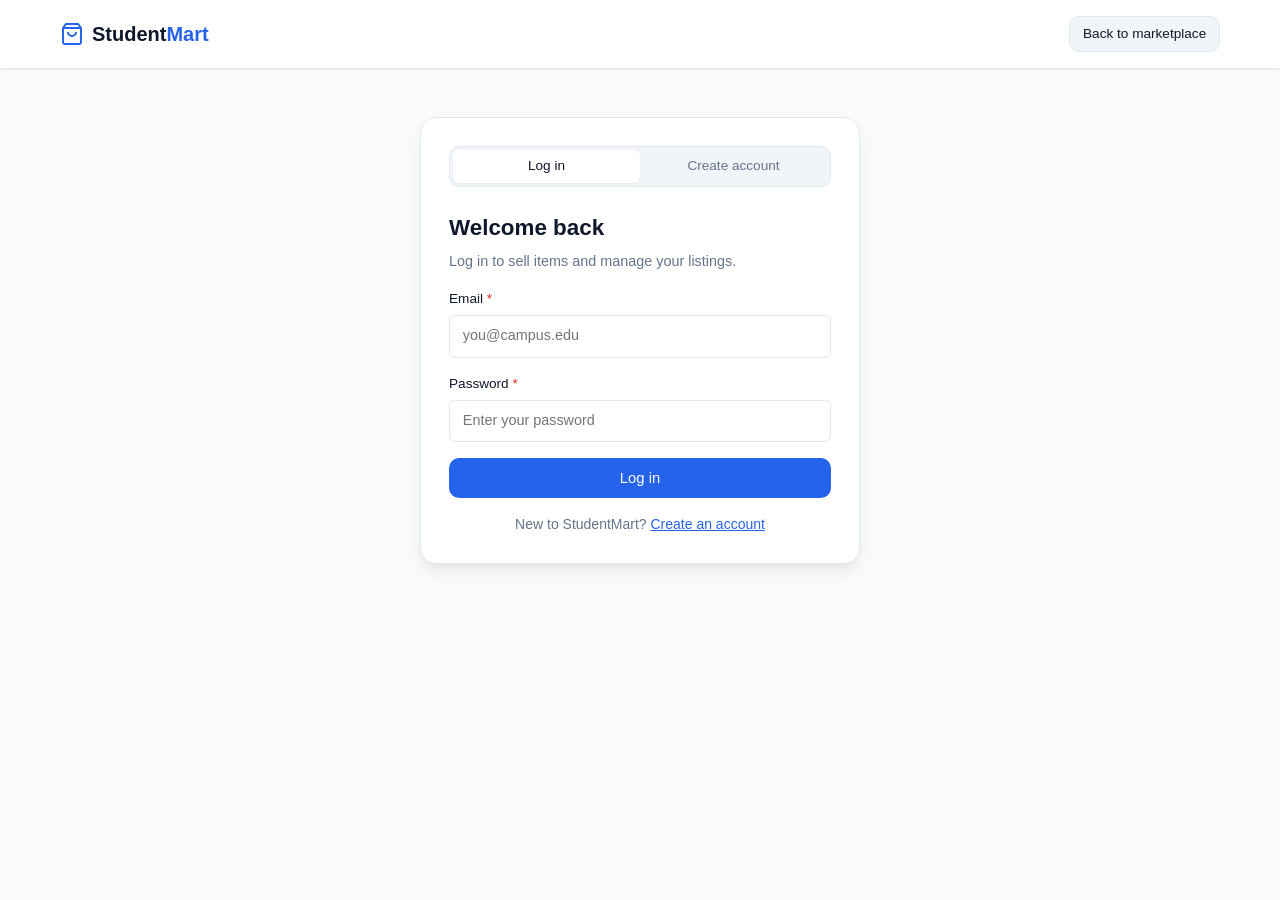
<file: login.html>
<!DOCTYPE html>
<html lang="en">
<head>
  <meta charset="UTF-8" />
  <meta name="viewport" content="width=device-width, initial-scale=1.0" />
  <title>Log in | StudentMart</title>
  <link rel="stylesheet" href="styles.css" />
</head>
<body>
  <!-- Header -->
  <header class="site-header">
    <div class="header-inner container">
      <a href="index.html" class="brand-logo">
        <svg class="logo-icon" viewBox="0 0 24 24" fill="none" stroke="currentColor" stroke-width="2">
          <path d="M6 2L3 6v14a2 2 0 0 0 2 2h14a2 2 0 0 0 2-2V6l-3-4z"></path>
          <line x1="3" y1="6" x2="21" y2="6"></line>
          <path d="M16 10a4 4 0 0 1-8 0"></path>
        </svg>
        <span>Student<strong>Mart</strong></span>
      </a>
      <a href="index.html" class="btn btn-secondary btn-sm">Back to marketplace</a>
    </div>
  </header>

  <main class="auth-main">
    <div class="auth-card">
      <div class="view-tabs auth-tabs">
        <button type="button" class="tab-btn active" id="showLoginTab">Log in</button>
        <button type="button" class="tab-btn" id="showRegisterTab">Create account</button>
      </div>

      <!-- Shown when the user was sent here from the marketplace -->
      <p class="form-message info hidden" id="authNotice"></p>

      <!-- Login form -->
      <form id="loginForm" class="auth-form" novalidate>
        <h1>Welcome back</h1>
        <p class="auth-subtitle">Log in to sell items and manage your listings.</p>

        <p class="form-message error hidden" id="loginMessage"></p>

        <div class="form-group">
          <label for="loginEmail">Email <span class="req">*</span></label>
          <input type="email" id="loginEmail" autocomplete="email" placeholder="you@campus.edu" />
          <span class="field-error"></span>
        </div>

        <div class="form-group">
          <label for="loginPassword">Password <span class="req">*</span></label>
          <input type="password" id="loginPassword" autocomplete="current-password" placeholder="Enter your password" />
          <span class="field-error"></span>
        </div>

        <button type="submit" class="btn btn-primary btn-full">Log in</button>

        <p class="auth-switch">
          New to StudentMart?
          <button type="button" class="btn-link" id="goToRegister">Create an account</button>
        </p>
      </form>

      <!-- Registration form -->
      <form id="registerForm" class="auth-form hidden" novalidate>
        <h1>Create your account</h1>
        <p class="auth-subtitle">It's free. Sign up to buy, sell and manage your own listings.</p>

        <p class="form-message error hidden" id="registerMessage"></p>

        <div class="form-group">
          <label for="registerName">Full name <span class="req">*</span></label>
          <input type="text" id="registerName" autocomplete="name" maxlength="50" placeholder="e.g. Alex Mehta" />
          <span class="field-error"></span>
        </div>

        <div class="form-group">
          <label for="registerEmail">Email <span class="req">*</span></label>
          <input type="email" id="registerEmail" autocomplete="email" placeholder="you@campus.edu" />
          <span class="field-error"></span>
        </div>

        <div class="form-group">
          <label for="registerPassword">Password <span class="req">*</span></label>
          <input type="password" id="registerPassword" autocomplete="new-password" placeholder="At least 6 characters" />
          <span class="field-error"></span>
        </div>

        <div class="form-group">
          <label for="registerConfirm">Confirm password <span class="req">*</span></label>
          <input type="password" id="registerConfirm" autocomplete="new-password" placeholder="Re-enter your password" />
          <span class="field-error"></span>
        </div>

        <button type="submit" class="btn btn-primary btn-full">Create account</button>

        <p class="auth-switch">
          Already have an account?
          <button type="button" class="btn-link" id="goToLogin">Log in</button>
        </p>
      </form>
    </div>
  </main>

  <script src="auth.js"></script>
  <script src="login.js"></script>
</body>
</html>
</file>
<file: styles.css>
/* ==========================================================================
   StudentMart - Stylesheet
   Pure CSS with Light/Dark Theme Tokens & Responsive Layout
   ========================================================================== */

:root {
  /* Color Palette - Light Theme */
  --bg-page: #f8fafc;
  --bg-surface: #ffffff;
  --bg-surface-raised: #ffffff;
  --bg-muted: #f1f5f9;
  --bg-input: #ffffff;

  --border-light: #e2e8f0;
  --border-strong: #cbd5e1;

  --text-main: #0f172a;
  --text-muted: #64748b;
  --text-subtle: #94a3b8;

  --brand-primary: #2563eb;
  --brand-primary-hover: #1d4ed8;
  --brand-primary-soft: #eff6ff;
  --brand-text-on-primary: #ffffff;

  --accent-green: #059669;
  --accent-green-soft: #ecfdf5;
  --accent-amber: #d97706;
  --accent-amber-soft: #fffbeb;
  --accent-red: #dc2626;
  --accent-red-soft: #fef2f2;

  --shadow-sm: 0 1px 2px 0 rgba(0, 0, 0, 0.05);
  --shadow-md: 0 4px 6px -1px rgba(0, 0, 0, 0.07), 0 2px 4px -2px rgba(0, 0, 0, 0.05);
  --shadow-lg: 0 10px 15px -3px rgba(0, 0, 0, 0.08), 0 4px 6px -4px rgba(0, 0, 0, 0.04);
  --shadow-drawer: -8px 0 24px rgba(0, 0, 0, 0.12);

  --radius-sm: 6px;
  --radius-md: 10px;
  --radius-lg: 16px;
  --radius-pill: 9999px;

  --transition-fast: 0.15s ease;
  --transition-normal: 0.25s ease;
  --max-w-container: 1200px;
}

/* Dark Theme Overrides */
[data-theme="dark"] {
  --bg-page: #0b0f19;
  --bg-surface: #111827;
  --bg-surface-raised: #1f2937;
  --bg-muted: #1e293b;
  --bg-input: #0f172a;

  --border-light: #253248;
  --border-strong: #334155;

  --text-main: #f8fafc;
  --text-muted: #94a3b8;
  --text-subtle: #64748b;

  --brand-primary: #3b82f6;
  --brand-primary-hover: #60a5fa;
  --brand-primary-soft: rgba(59, 130, 246, 0.15);
  --brand-text-on-primary: #ffffff;

  --accent-green: #10b981;
  --accent-green-soft: rgba(16, 185, 129, 0.15);
  --accent-amber: #f59e0b;
  --accent-amber-soft: rgba(245, 158, 11, 0.15);
  --accent-red: #ef4444;
  --accent-red-soft: rgba(239, 68, 68, 0.15);

  --shadow-sm: 0 1px 2px 0 rgba(0, 0, 0, 0.4);
  --shadow-md: 0 4px 10px 0 rgba(0, 0, 0, 0.5);
  --shadow-lg: 0 10px 25px -3px rgba(0, 0, 0, 0.6);
  --shadow-drawer: -8px 0 28px rgba(0, 0, 0, 0.5);
}

/* ==========================================================================
   Base & Reset
   ========================================================================== */

*, *::before, *::after {
  box-sizing: border-box;
  margin: 0;
  padding: 0;
}

body {
  font-family: -apple-system, BlinkMacSystemFont, "Segoe UI", Roboto, Oxygen, Ubuntu, Cantarell, "Helvetica Neue", sans-serif;
  background-color: var(--bg-page);
  color: var(--text-main);
  line-height: 1.5;
  transition: background-color var(--transition-normal), color var(--transition-normal);
  min-height: 100vh;
  display: flex;
  flex-direction: column;
}

img {
  max-width: 100%;
  height: auto;
  display: block;
}

button, input, select, textarea {
  font: inherit;
  color: inherit;
}

button {
  cursor: pointer;
  border: none;
  background: none;
}

a {
  color: inherit;
  text-decoration: none;
}

.container {
  width: 100%;
  max-width: var(--max-w-container);
  margin: 0 auto;
  padding: 0 1.25rem;
}

.hidden {
  display: none !important;
}

/* ==========================================================================
   Header & Navigation
   ========================================================================== */

.site-header {
  position: sticky;
  top: 0;
  z-index: 50;
  background: var(--bg-surface);
  border-bottom: 1px solid var(--border-light);
  box-shadow: var(--shadow-sm);
  transition: background-color var(--transition-normal), border-color var(--transition-normal);
}

.header-inner {
  display: flex;
  align-items: center;
  justify-content: space-between;
  gap: 1.25rem;
  height: 4.25rem;
}

.brand-logo {
  display: flex;
  align-items: center;
  gap: 0.5rem;
  font-size: 1.25rem;
  font-weight: 600;
  color: var(--text-main);
  white-space: nowrap;
}

.brand-logo .logo-icon {
  width: 24px;
  height: 24px;
  color: var(--brand-primary);
}

.brand-logo strong {
  color: var(--brand-primary);
}

.search-wrapper {
  position: relative;
  flex: 1;
  max-width: 520px;
  display: flex;
  align-items: center;
}

.search-wrapper .search-icon {
  position: absolute;
  left: 0.85rem;
  width: 18px;
  height: 18px;
  color: var(--text-muted);
  pointer-events: none;
}

.search-wrapper input {
  width: 100%;
  padding: 0.6rem 2.2rem 0.6rem 2.5rem;
  border-radius: var(--radius-pill);
  border: 1px solid var(--border-light);
  background: var(--bg-muted);
  color: var(--text-main);
  font-size: 0.925rem;
  transition: border-color var(--transition-fast), background-color var(--transition-fast), box-shadow var(--transition-fast);
}

.search-wrapper input:focus {
  outline: none;
  border-color: var(--brand-primary);
  background: var(--bg-surface);
  box-shadow: 0 0 0 3px var(--brand-primary-soft);
}

.search-clear-btn {
  position: absolute;
  right: 0.75rem;
  font-size: 1.25rem;
  line-height: 1;
  color: var(--text-muted);
  border-radius: 50%;
  width: 22px;
  height: 22px;
  display: flex;
  align-items: center;
  justify-content: center;
}

.search-clear-btn:hover {
  color: var(--text-main);
}

.header-actions {
  display: flex;
  align-items: center;
  gap: 0.75rem;
}

/* Icon Buttons & Theme Toggle */
.icon-btn {
  width: 40px;
  height: 40px;
  display: inline-flex;
  align-items: center;
  justify-content: center;
  border-radius: var(--radius-md);
  border: 1px solid var(--border-light);
  background: var(--bg-surface);
  color: var(--text-main);
  transition: background-color var(--transition-fast), border-color var(--transition-fast);
}

.icon-btn:hover {
  background: var(--bg-muted);
}

.theme-toggle .sun-icon {
  display: none;
  width: 20px;
  height: 20px;
}

.theme-toggle .moon-icon {
  display: block;
  width: 20px;
  height: 20px;
}

[data-theme="dark"] .theme-toggle .sun-icon {
  display: block;
}

[data-theme="dark"] .theme-toggle .moon-icon {
  display: none;
}

/* Cart Trigger */
.cart-trigger-btn {
  display: inline-flex;
  align-items: center;
  gap: 0.5rem;
  padding: 0.5rem 0.85rem;
  border-radius: var(--radius-md);
  border: 1px solid var(--border-light);
  background: var(--bg-surface);
  color: var(--text-main);
  font-weight: 500;
  font-size: 0.925rem;
  transition: background var(--transition-fast), border-color var(--transition-fast);
}

.cart-trigger-btn:hover {
  background: var(--bg-muted);
}

.cart-trigger-btn svg {
  width: 19px;
  height: 19px;
}

.cart-badge {
  background: var(--brand-primary);
  color: #ffffff;
  font-size: 0.75rem;
  font-weight: 700;
  min-width: 20px;
  height: 20px;
  border-radius: var(--radius-pill);
  display: flex;
  align-items: center;
  justify-content: center;
  padding: 0 5px;
}

/* Standard Buttons */
.btn {
  display: inline-flex;
  align-items: center;
  justify-content: center;
  gap: 0.5rem;
  padding: 0.55rem 1.1rem;
  border-radius: var(--radius-md);
  font-size: 0.925rem;
  font-weight: 500;
  transition: all var(--transition-fast);
}

.btn-sm {
  padding: 0.4rem 0.8rem;
  font-size: 0.85rem;
}

.btn-primary {
  background: var(--brand-primary);
  color: var(--brand-text-on-primary);
}

.btn-primary:hover {
  background: var(--brand-primary-hover);
}

.btn-secondary {
  background: var(--bg-muted);
  color: var(--text-main);
  border: 1px solid var(--border-light);
}

.btn-secondary:hover {
  background: var(--border-light);
}

.btn-ghost {
  color: var(--text-muted);
}

.btn-ghost:hover {
  background: var(--bg-muted);
  color: var(--text-main);
}

.btn-link {
  color: var(--brand-primary);
  font-size: 0.875rem;
  text-decoration: underline;
  padding: 0;
}

.btn-danger-outline {
  border: 1px solid var(--accent-red);
  color: var(--accent-red);
}

.btn-danger-outline:hover {
  background: var(--accent-red-soft);
}

.btn-full {
  width: 100%;
}

.sell-btn svg {
  width: 18px;
  height: 18px;
}

/* ==========================================================================
   Hero Strip
   ========================================================================== */

.hero-strip {
  background: linear-gradient(135deg, var(--bg-surface) 0%, var(--bg-muted) 100%);
  border-bottom: 1px solid var(--border-light);
  padding: 2.25rem 0;
}

.hero-content {
  display: flex;
  align-items: center;
  justify-content: space-between;
  gap: 2rem;
  flex-wrap: wrap;
}

.hero-content h1 {
  font-size: 1.85rem;
  font-weight: 700;
  line-height: 1.25;
  margin-bottom: 0.35rem;
}

.hero-content p {
  color: var(--text-muted);
  font-size: 1rem;
  max-width: 580px;
}

.hero-stats {
  display: flex;
  align-items: center;
  gap: 1.5rem;
  background: var(--bg-surface);
  padding: 0.85rem 1.4rem;
  border-radius: var(--radius-md);
  border: 1px solid var(--border-light);
  box-shadow: var(--shadow-sm);
}

.stat-item {
  display: flex;
  flex-direction: column;
}

.stat-item strong {
  font-size: 1.25rem;
  color: var(--brand-primary);
  line-height: 1.1;
}

.stat-item span {
  font-size: 0.78rem;
  color: var(--text-muted);
  text-transform: uppercase;
  letter-spacing: 0.5px;
}

.stat-divider {
  width: 1px;
  height: 32px;
  background: var(--border-light);
}

/* ==========================================================================
   Main Controls & Filter Bar
   ========================================================================== */

.main-layout {
  padding-top: 1.75rem;
  padding-bottom: 3.5rem;
  flex: 1;
}

.controls-panel {
  display: flex;
  flex-direction: column;
  gap: 1rem;
  margin-bottom: 1.5rem;
}

/* Category Pills */
.category-pills {
  display: flex;
  align-items: center;
  gap: 0.5rem;
  overflow-x: auto;
  padding-bottom: 0.4rem;
  scrollbar-width: thin;
}

.category-pills::-webkit-scrollbar {
  height: 4px;
}
.category-pills::-webkit-scrollbar-thumb {
  background: var(--border-strong);
  border-radius: 4px;
}

.pill-btn {
  padding: 0.45rem 1rem;
  border-radius: var(--radius-pill);
  font-size: 0.88rem;
  font-weight: 500;
  white-space: nowrap;
  background: var(--bg-surface);
  color: var(--text-muted);
  border: 1px solid var(--border-light);
  transition: all var(--transition-fast);
}

.pill-btn:hover {
  background: var(--bg-muted);
  color: var(--text-main);
  border-color: var(--border-strong);
}

.pill-btn.active {
  background: var(--brand-primary);
  color: #ffffff;
  border-color: var(--brand-primary);
}

/* Secondary Filter Bar */
.filter-controls {
  display: flex;
  align-items: center;
  justify-content: space-between;
  gap: 1rem;
  flex-wrap: wrap;
  padding-top: 0.5rem;
  border-top: 1px dashed var(--border-light);
}

.view-tabs {
  display: flex;
  background: var(--bg-muted);
  padding: 3px;
  border-radius: var(--radius-md);
  border: 1px solid var(--border-light);
}

.tab-btn {
  padding: 0.4rem 0.9rem;
  font-size: 0.85rem;
  font-weight: 500;
  border-radius: var(--radius-sm);
  color: var(--text-muted);
  transition: all var(--transition-fast);
}

.tab-btn.active {
  background: var(--bg-surface);
  color: var(--text-main);
  box-shadow: var(--shadow-sm);
}

.filter-group {
  display: inline-flex;
  align-items: center;
  gap: 0.5rem;
  font-size: 0.88rem;
  color: var(--text-muted);
}

.filter-group select {
  padding: 0.45rem 0.85rem;
  border-radius: var(--radius-sm);
  border: 1px solid var(--border-light);
  background: var(--bg-surface);
  color: var(--text-main);
  outline: none;
  font-size: 0.88rem;
}

.filter-group select:focus {
  border-color: var(--brand-primary);
}

/* Active filter bar */
.active-query-bar {
  display: flex;
  align-items: center;
  justify-content: space-between;
  background: var(--brand-primary-soft);
  color: var(--brand-primary);
  padding: 0.6rem 1rem;
  border-radius: var(--radius-sm);
  font-size: 0.88rem;
  margin-bottom: 1.5rem;
}

/* ==========================================================================
   Product Grid & Product Cards
   ========================================================================== */

.products-grid {
  display: grid;
  grid-template-columns: repeat(auto-fill, minmax(260px, 1fr));
  gap: 1.5rem;
}

.product-card {
  background: var(--bg-surface);
  border: 1px solid var(--border-light);
  border-radius: var(--radius-lg);
  overflow: hidden;
  display: flex;
  flex-direction: column;
  transition: transform var(--transition-fast), box-shadow var(--transition-fast), border-color var(--transition-fast);
  position: relative;
}

.product-card:hover {
  transform: translateY(-3px);
  box-shadow: var(--shadow-md);
  border-color: var(--border-strong);
}

.card-media {
  position: relative;
  aspect-ratio: 4 / 3;
  width: 100%;
  background: var(--bg-muted);
  overflow: hidden;
  cursor: pointer;
}

.card-media img {
  width: 100%;
  height: 100%;
  object-fit: cover;
  transition: transform 0.3s ease;
}

.product-card:hover .card-media img {
  transform: scale(1.03);
}

.card-badges {
  position: absolute;
  top: 0.75rem;
  left: 0.75rem;
  right: 0.75rem;
  display: flex;
  align-items: center;
  justify-content: space-between;
  pointer-events: none;
}

.category-tag {
  background: rgba(15, 23, 42, 0.75);
  backdrop-filter: blur(4px);
  color: #ffffff;
  font-size: 0.72rem;
  font-weight: 600;
  padding: 0.2rem 0.55rem;
  border-radius: var(--radius-pill);
  text-transform: uppercase;
  letter-spacing: 0.5px;
}

.condition-badge {
  font-size: 0.75rem;
  font-weight: 600;
  padding: 0.2rem 0.55rem;
  border-radius: var(--radius-pill);
}

.condition-badge.condition-brand-new {
  background: var(--accent-green-soft);
  color: var(--accent-green);
  border: 1px solid var(--accent-green);
}

.condition-badge.condition-like-new {
  background: var(--brand-primary-soft);
  color: var(--brand-primary);
  border: 1px solid var(--brand-primary);
}

.condition-badge.condition-good {
  background: var(--accent-amber-soft);
  color: var(--accent-amber);
  border: 1px solid var(--accent-amber);
}

.condition-badge.condition-fair {
  background: var(--bg-muted);
  color: var(--text-muted);
  border: 1px solid var(--border-strong);
}

.my-listing-ribbon {
  position: absolute;
  bottom: 0.5rem;
  right: 0.5rem;
  background: var(--brand-primary);
  color: #fff;
  font-size: 0.7rem;
  font-weight: 600;
  padding: 0.15rem 0.5rem;
  border-radius: var(--radius-pill);
}

/* Card Content */
.card-content {
  padding: 1.1rem;
  display: flex;
  flex-direction: column;
  flex: 1;
}

.card-title {
  font-size: 1.05rem;
  font-weight: 600;
  line-height: 1.35;
  margin-bottom: 0.35rem;
  cursor: pointer;
  display: -webkit-box;
  -webkit-line-clamp: 2;
  -webkit-box-orient: vertical;
  overflow: hidden;
}

.card-title:hover {
  color: var(--brand-primary);
}

.card-location {
  display: flex;
  align-items: center;
  gap: 0.35rem;
  font-size: 0.8rem;
  color: var(--text-muted);
  margin-bottom: 0.75rem;
}

.card-location svg {
  width: 14px;
  height: 14px;
  flex-shrink: 0;
}

.card-price-row {
  display: flex;
  align-items: baseline;
  justify-content: space-between;
  margin-top: auto;
  padding-top: 0.5rem;
  margin-bottom: 0.85rem;
}

.card-price {
  font-size: 1.35rem;
  font-weight: 700;
  color: var(--text-main);
}

.card-seller {
  font-size: 0.8rem;
  color: var(--text-muted);
}

/* Card Actions */
.card-actions {
  display: grid;
  grid-template-columns: 1fr auto;
  gap: 0.5rem;
}

.card-actions .btn-add-cart {
  background: var(--brand-primary-soft);
  color: var(--brand-primary);
  font-weight: 600;
  border: 1px solid transparent;
}

.card-actions .btn-add-cart:hover {
  background: var(--brand-primary);
  color: #ffffff;
}

.card-actions .btn-view-quick {
  padding: 0.5rem 0.75rem;
  color: var(--text-muted);
  border: 1px solid var(--border-light);
  border-radius: var(--radius-md);
}

.card-actions .btn-view-quick:hover {
  background: var(--bg-muted);
  color: var(--text-main);
}

.btn-delete-listing {
  grid-column: span 2;
  font-size: 0.82rem;
  padding: 0.4rem;
}

/* Empty State */
.empty-state {
  text-align: center;
  padding: 4rem 1.5rem;
  background: var(--bg-surface);
  border: 1px dashed var(--border-strong);
  border-radius: var(--radius-lg);
  max-width: 500px;
  margin: 2rem auto;
}

.empty-icon {
  width: 56px;
  height: 56px;
  margin: 0 auto 1rem;
  color: var(--text-subtle);
}

.empty-state h3 {
  font-size: 1.25rem;
  font-weight: 600;
  margin-bottom: 0.5rem;
}

.empty-state p {
  color: var(--text-muted);
  font-size: 0.95rem;
  margin-bottom: 1.25rem;
}

/* ==========================================================================
   Modals & Backdrop
   ========================================================================== */

.modal-backdrop {
  position: fixed;
  inset: 0;
  background: rgba(0, 0, 0, 0.55);
  backdrop-filter: blur(3px);
  z-index: 100;
  display: flex;
  align-items: center;
  justify-content: center;
  padding: 1rem;
  animation: fadeIn 0.2s ease;
}

.modal-box {
  background: var(--bg-surface);
  border-radius: var(--radius-lg);
  border: 1px solid var(--border-light);
  width: 100%;
  max-width: 520px;
  max-height: 90vh;
  display: flex;
  flex-direction: column;
  box-shadow: var(--shadow-lg);
  animation: slideUp 0.25s ease;
  overflow: hidden;
}

.modal-wide {
  max-width: 680px;
}

.modal-detail {
  max-width: 740px;
}

.modal-header {
  display: flex;
  align-items: center;
  justify-content: space-between;
  padding: 1.25rem 1.5rem;
  border-bottom: 1px solid var(--border-light);
}

.modal-header h2, .modal-header h3 {
  font-size: 1.25rem;
  font-weight: 600;
}

.modal-close-btn {
  font-size: 1.5rem;
  line-height: 1;
  color: var(--text-muted);
  width: 32px;
  height: 32px;
  border-radius: 50%;
  display: flex;
  align-items: center;
  justify-content: center;
  transition: all var(--transition-fast);
}

.modal-close-btn:hover {
  background: var(--bg-muted);
  color: var(--text-main);
}

.modal-footer {
  display: flex;
  align-items: center;
  justify-content: flex-end;
  gap: 0.75rem;
  padding: 1rem 1.5rem;
  border-top: 1px solid var(--border-light);
  background: var(--bg-muted);
}

/* Sell Form Layout */
.sell-form {
  overflow-y: auto;
  padding: 1.5rem;
  display: flex;
  flex-direction: column;
  gap: 1.25rem;
}

.form-grid {
  display: grid;
  grid-template-columns: 1fr 1fr;
  gap: 1rem;
}

.span-2 {
  grid-column: span 2;
}

.form-group {
  display: flex;
  flex-direction: column;
  gap: 0.35rem;
}

.form-group label {
  font-size: 0.85rem;
  font-weight: 500;
  color: var(--text-main);
}

.req {
  color: var(--accent-red);
}

.form-group input,
.form-group select,
.form-group textarea {
  width: 100%;
  padding: 0.6rem 0.8rem;
  border-radius: var(--radius-sm);
  border: 1px solid var(--border-light);
  background: var(--bg-input);
  color: var(--text-main);
  outline: none;
  font-size: 0.9rem;
  transition: border-color var(--transition-fast);
}

.form-group input:focus,
.form-group select:focus,
.form-group textarea:focus {
  border-color: var(--brand-primary);
  box-shadow: 0 0 0 3px var(--brand-primary-soft);
}

.form-group textarea {
  resize: vertical;
  min-height: 75px;
}

.subtext {
  font-size: 0.78rem;
  color: var(--text-muted);
}

/* Photo selector options in Sell Form */
.image-source-tabs {
  display: flex;
  gap: 1.25rem;
  margin-bottom: 0.5rem;
}

.radio-label {
  display: inline-flex;
  align-items: center;
  gap: 0.35rem;
  font-size: 0.85rem;
  color: var(--text-muted);
  cursor: pointer;
}

.preset-options {
  display: flex;
  gap: 0.5rem;
  overflow-x: auto;
  padding: 0.35rem 0;
}

.preset-thumb {
  width: 60px;
  height: 60px;
  border-radius: var(--radius-sm);
  object-fit: cover;
  cursor: pointer;
  border: 2px solid transparent;
  transition: transform var(--transition-fast), border-color var(--transition-fast);
}

.preset-thumb:hover {
  transform: scale(1.05);
}

.preset-thumb.selected {
  border-color: var(--brand-primary);
  box-shadow: 0 0 0 2px var(--brand-primary-soft);
}

/* File Upload Dropzone */
.upload-wrapper {
  display: flex;
  flex-direction: column;
  gap: 0.5rem;
}

.file-dropzone {
  display: flex;
  flex-direction: column;
  align-items: center;
  justify-content: center;
  gap: 0.5rem;
  padding: 1.5rem 1rem;
  background: var(--bg-muted);
  border: 2px dashed var(--border-strong);
  border-radius: var(--radius-md);
  cursor: pointer;
  text-align: center;
  transition: all var(--transition-fast);
}

.file-dropzone:hover,
.file-dropzone.dragover {
  border-color: var(--brand-primary);
  background: var(--brand-primary-soft);
}

.file-dropzone svg {
  color: var(--brand-primary);
  transition: transform var(--transition-fast);
}

.file-dropzone:hover svg {
  transform: translateY(-2px);
}

.dropzone-text {
  display: flex;
  flex-direction: column;
  gap: 0.2rem;
}

.dropzone-title {
  font-size: 0.88rem;
  font-weight: 600;
  color: var(--text-main);
}

.dropzone-hint {
  font-size: 0.76rem;
  color: var(--text-muted);
}

.file-input-hidden {
  position: absolute;
  width: 1px;
  height: 1px;
  padding: 0;
  margin: -1px;
  overflow: hidden;
  clip: rect(0, 0, 0, 0);
  border: 0;
}

.file-status {
  display: flex;
  align-items: center;
  gap: 0.4rem;
  font-size: 0.8rem;
  color: var(--accent-green);
  font-weight: 500;
}

.image-preview-box {
  margin-top: 0.75rem;
  position: relative;
  width: 100%;
  height: 140px;
  background: var(--bg-muted);
  border-radius: var(--radius-md);
  overflow: hidden;
  border: 1px solid var(--border-light);
}

.image-preview-box img {
  width: 100%;
  height: 100%;
  object-fit: cover;
}

.preview-tag {
  position: absolute;
  bottom: 0.4rem;
  left: 0.4rem;
  font-size: 0.7rem;
  background: rgba(0, 0, 0, 0.65);
  color: #fff;
  padding: 0.15rem 0.45rem;
  border-radius: var(--radius-sm);
}

/* ==========================================================================
   Product Detail Modal
   ========================================================================== */

.detail-body {
  display: grid;
  grid-template-columns: 1fr 1fr;
  gap: 1.5rem;
  padding: 1.5rem;
  overflow-y: auto;
}

.detail-media {
  aspect-ratio: 1 / 1;
  background: var(--bg-muted);
  border-radius: var(--radius-md);
  overflow: hidden;
  border: 1px solid var(--border-light);
}

.detail-media img {
  width: 100%;
  height: 100%;
  object-fit: cover;
}

.detail-info {
  display: flex;
  flex-direction: column;
  gap: 1rem;
}

.detail-info h2 {
  font-size: 1.35rem;
  font-weight: 700;
  line-height: 1.3;
}

.detail-meta {
  display: flex;
  align-items: center;
  gap: 0.75rem;
}

.detail-price {
  font-size: 1.65rem;
  font-weight: 700;
  color: var(--accent-green);
}

.detail-block h4 {
  font-size: 0.85rem;
  text-transform: uppercase;
  letter-spacing: 0.5px;
  color: var(--text-muted);
  margin-bottom: 0.35rem;
}

.detail-block p {
  font-size: 0.925rem;
  color: var(--text-main);
  line-height: 1.5;
}

.seller-card {
  background: var(--bg-muted);
  padding: 0.85rem;
  border-radius: var(--radius-md);
  border: 1px solid var(--border-light);
  display: flex;
  flex-direction: column;
  gap: 0.35rem;
}

.seller-row {
  display: flex;
  align-items: center;
  justify-content: space-between;
  font-size: 0.85rem;
}

.seller-label {
  color: var(--text-muted);
}

.contact-highlight {
  color: var(--brand-primary);
  font-weight: 600;
  text-decoration: underline;
}

.detail-actions {
  margin-top: auto;
  padding-top: 0.5rem;
}

/* ==========================================================================
   Shopping Cart Drawer
   ========================================================================== */

.drawer-backdrop {
  position: fixed;
  inset: 0;
  background: rgba(0, 0, 0, 0.5);
  backdrop-filter: blur(2px);
  z-index: 110;
  animation: fadeIn 0.2s ease;
}

.cart-drawer {
  position: fixed;
  top: 0;
  right: 0;
  bottom: 0;
  width: 100%;
  max-width: 420px;
  background: var(--bg-surface);
  border-left: 1px solid var(--border-light);
  box-shadow: var(--shadow-drawer);
  z-index: 120;
  display: flex;
  flex-direction: column;
  transform: translateX(100%);
  transition: transform 0.25s cubic-bezier(0.16, 1, 0.3, 1);
}

.cart-drawer.open {
  transform: translateX(0);
}

.cart-header {
  display: flex;
  align-items: center;
  justify-content: space-between;
  padding: 1.25rem 1.5rem;
  border-bottom: 1px solid var(--border-light);
}

.cart-header-title {
  display: flex;
  align-items: center;
  gap: 0.5rem;
}

.cart-header-title h3 {
  font-size: 1.15rem;
  font-weight: 600;
}

.drawer-count-badge {
  font-size: 0.78rem;
  background: var(--bg-muted);
  color: var(--text-muted);
  padding: 0.15rem 0.5rem;
  border-radius: var(--radius-pill);
}

.drawer-close-btn {
  font-size: 1.5rem;
  line-height: 1;
  color: var(--text-muted);
  width: 32px;
  height: 32px;
  display: flex;
  align-items: center;
  justify-content: center;
  border-radius: 50%;
}

.drawer-close-btn:hover {
  background: var(--bg-muted);
  color: var(--text-main);
}

.cart-items {
  flex: 1;
  overflow-y: auto;
  padding: 1rem 1.25rem;
  display: flex;
  flex-direction: column;
  gap: 0.85rem;
}

.cart-item {
  display: grid;
  grid-template-columns: 60px 1fr auto;
  gap: 0.85rem;
  align-items: center;
  padding: 0.65rem;
  border-radius: var(--radius-md);
  border: 1px solid var(--border-light);
  background: var(--bg-surface-raised);
}

.cart-item-img {
  width: 60px;
  height: 60px;
  border-radius: var(--radius-sm);
  object-fit: cover;
  background: var(--bg-muted);
}

.cart-item-info {
  display: flex;
  flex-direction: column;
  gap: 0.2rem;
  min-width: 0;
}

.cart-item-title {
  font-size: 0.88rem;
  font-weight: 600;
  white-space: nowrap;
  overflow: hidden;
  text-overflow: ellipsis;
}

.cart-item-price {
  font-size: 0.85rem;
  color: var(--accent-green);
  font-weight: 600;
}

.cart-item-controls {
  display: flex;
  align-items: center;
  gap: 0.4rem;
}

.qty-btn {
  width: 24px;
  height: 24px;
  border-radius: var(--radius-sm);
  background: var(--bg-muted);
  border: 1px solid var(--border-light);
  display: flex;
  align-items: center;
  justify-content: center;
  font-weight: 600;
  font-size: 0.85rem;
}

.qty-btn:hover {
  background: var(--border-strong);
}

.qty-count {
  font-size: 0.85rem;
  font-weight: 600;
  min-width: 16px;
  text-align: center;
}

.cart-item-remove {
  color: var(--text-subtle);
  padding: 0.25rem;
  margin-left: 0.25rem;
}

.cart-item-remove:hover {
  color: var(--accent-red);
}

/* Cart Empty */
.cart-empty {
  flex: 1;
  display: flex;
  flex-direction: column;
  align-items: center;
  justify-content: center;
  padding: 2rem;
  text-align: center;
}

.cart-empty svg {
  width: 48px;
  height: 48px;
  color: var(--text-subtle);
  margin-bottom: 0.75rem;
}

.cart-empty h4 {
  font-size: 1.1rem;
  margin-bottom: 0.35rem;
}

.cart-empty p {
  font-size: 0.88rem;
  color: var(--text-muted);
  margin-bottom: 1rem;
}

/* Cart Footer */
.cart-footer {
  border-top: 1px solid var(--border-light);
  padding: 1.25rem;
  background: var(--bg-muted);
  display: flex;
  flex-direction: column;
  gap: 0.65rem;
}

.summary-line {
  display: flex;
  align-items: center;
  justify-content: space-between;
  font-size: 0.9rem;
}

.summary-total {
  display: flex;
  align-items: center;
  justify-content: space-between;
  font-size: 1.15rem;
  font-weight: 700;
  padding-top: 0.5rem;
  border-top: 1px dashed var(--border-strong);
  margin-top: 0.25rem;
}

.total-amount {
  color: var(--brand-primary);
}

.cart-actions {
  display: flex;
  flex-direction: column;
  gap: 0.5rem;
  margin-top: 0.5rem;
}

/* ==========================================================================
   Checkout Modal
   ========================================================================== */

.modal-checkout {
  max-width: 480px;
}

.checkout-form {
  padding: 1.25rem 1.5rem;
  display: flex;
  flex-direction: column;
  gap: 1rem;
  overflow-y: auto;
}

.checkout-note {
  font-size: 0.85rem;
  color: var(--text-muted);
  background: var(--bg-muted);
  padding: 0.65rem 0.85rem;
  border-radius: var(--radius-sm);
  border-left: 3px solid var(--brand-primary);
}

.order-summary-box {
  background: var(--bg-muted);
  border-radius: var(--radius-md);
  padding: 0.85rem;
  border: 1px solid var(--border-light);
}

.order-summary-header {
  display: flex;
  justify-content: space-between;
  font-weight: 600;
  font-size: 0.9rem;
  margin-bottom: 0.5rem;
}

.order-mini-list {
  display: flex;
  flex-direction: column;
  gap: 0.35rem;
  max-height: 100px;
  overflow-y: auto;
  font-size: 0.82rem;
  color: var(--text-muted);
}

.order-mini-row {
  display: flex;
  justify-content: space-between;
}

/* ==========================================================================
   Toast Notification
   ========================================================================== */

.toast-container {
  position: fixed;
  bottom: 1.5rem;
  right: 1.5rem;
  z-index: 200;
  display: flex;
  flex-direction: column;
  gap: 0.5rem;
  pointer-events: none;
}

.toast {
  pointer-events: auto;
  background: var(--bg-surface);
  color: var(--text-main);
  border: 1px solid var(--border-light);
  border-left: 4px solid var(--brand-primary);
  box-shadow: var(--shadow-lg);
  padding: 0.75rem 1rem;
  border-radius: var(--radius-md);
  font-size: 0.88rem;
  display: flex;
  align-items: center;
  gap: 0.65rem;
  animation: slideInRight 0.25s ease;
  min-width: 260px;
  max-width: 380px;
}

.toast.toast-success {
  border-left-color: var(--accent-green);
}

.toast.toast-error {
  border-left-color: var(--accent-red);
}

.toast-icon {
  width: 18px;
  height: 18px;
  flex-shrink: 0;
}

.toast.toast-success .toast-icon {
  color: var(--accent-green);
}

.toast.toast-error .toast-icon {
  color: var(--accent-red);
}

/* ==========================================================================
   Footer
   ========================================================================== */

.site-footer {
  margin-top: auto;
  background: var(--bg-surface);
  border-top: 1px solid var(--border-light);
  padding: 3rem 0 1.5rem;
  transition: background-color var(--transition-normal), border-color var(--transition-normal);
}

.footer-inner {
  display: flex;
  justify-content: space-between;
  gap: 3rem;
  flex-wrap: wrap;
  padding-bottom: 2rem;
}

.footer-brand {
  max-width: 320px;
}

.footer-logo {
  display: flex;
  align-items: center;
  gap: 0.5rem;
  font-size: 1.15rem;
  font-weight: 700;
  margin-bottom: 0.5rem;
}

.footer-logo svg {
  color: var(--brand-primary);
}

.footer-brand p {
  color: var(--text-muted);
  font-size: 0.88rem;
  line-height: 1.5;
}

.footer-badge {
  margin-top: 0.85rem;
}

.footer-badge span {
  display: inline-block;
  background: var(--bg-muted);
  border: 1px solid var(--border-light);
  color: var(--text-muted);
  font-size: 0.76rem;
  font-weight: 600;
  padding: 0.3rem 0.65rem;
  border-radius: var(--radius-pill);
}

.footer-links {
  display: flex;
  gap: 2.5rem;
  flex-wrap: wrap;
}

.link-col {
  display: flex;
  flex-direction: column;
  gap: 0.5rem;
  font-size: 0.85rem;
  min-width: 150px;
}

.link-col strong {
  font-size: 0.9rem;
  color: var(--text-main);
  margin-bottom: 0.4rem;
}

.link-col a, .link-col span {
  color: var(--text-muted);
  transition: color var(--transition-fast);
}

.link-col a:hover {
  color: var(--brand-primary);
  text-decoration: underline;
}

.footer-pill-note {
  font-size: 0.74rem;
  color: var(--accent-green) !important;
  font-weight: 600;
  background: var(--accent-green-soft);
  padding: 0.2rem 0.5rem;
  border-radius: var(--radius-sm);
  display: inline-block;
  align-self: flex-start;
  margin-top: 0.2rem;
}

.modal-info-content {
  padding: 1.5rem;
  overflow-y: auto;
  font-size: 0.92rem;
  line-height: 1.6;
  color: var(--text-main);
  max-height: 60vh;
}

.modal-info-content h4 {
  font-size: 1.05rem;
  color: var(--text-main);
  margin-top: 1rem;
  margin-bottom: 0.4rem;
}

.modal-info-content h4:first-child {
  margin-top: 0;
}

.modal-info-content p {
  color: var(--text-muted);
  margin-bottom: 0.75rem;
}

.modal-info-content ul {
  padding-left: 1.25rem;
  color: var(--text-muted);
  margin-bottom: 0.75rem;
}

.modal-info-content li {
  margin-bottom: 0.35rem;
}

.footer-bottom {
  border-top: 1px solid var(--border-light);
  padding-top: 1.5rem;
  display: flex;
  align-items: center;
  justify-content: space-between;
  font-size: 0.82rem;
  color: var(--text-subtle);
  flex-wrap: wrap;
  gap: 0.75rem;
}

/* ==========================================================================
   Keyframes & Animations
   ========================================================================== */

@keyframes fadeIn {
  from { opacity: 0; }
  to { opacity: 1; }
}

@keyframes slideUp {
  from {
    opacity: 0;
    transform: translateY(16px);
  }
  to {
    opacity: 1;
    transform: translateY(0);
  }
}

@keyframes slideInRight {
  from {
    opacity: 0;
    transform: translateX(20px);
  }
  to {
    opacity: 1;
    transform: translateX(0);
  }
}

/* ==========================================================================
   Responsive Breakpoints
   ========================================================================== */

@media (max-width: 768px) {
  .header-inner {
    gap: 0.75rem;
  }

  .cart-label {
    display: none;
  }

  .hero-content {
    flex-direction: column;
    align-items: flex-start;
  }

  .hero-stats {
    width: 100%;
    justify-content: space-around;
  }

  .filter-controls {
    flex-direction: column;
    align-items: stretch;
  }

  .view-tabs {
    width: 100%;
  }

  .tab-btn {
    flex: 1;
    text-align: center;
  }

  .detail-body {
    grid-template-columns: 1fr;
    gap: 1rem;
  }

  .form-grid {
    grid-template-columns: 1fr;
  }

  .span-2 {
    grid-column: span 1;
  }

  .footer-inner {
    flex-direction: column;
    gap: 1.5rem;
  }
}

/* ==========================================================================
   Login State (navbar)
   ========================================================================== */

.auth-area {
  display: flex;
  align-items: center;
}

.user-menu {
  display: flex;
  align-items: center;
  gap: 0.5rem;
}

.user-avatar {
  width: 32px;
  height: 32px;
  border-radius: 50%;
  display: flex;
  align-items: center;
  justify-content: center;
  background: var(--brand-primary-soft);
  color: var(--brand-primary);
  font-size: 0.9rem;
  font-weight: 600;
  flex-shrink: 0;
}

.user-name {
  max-width: 110px;
  overflow: hidden;
  text-overflow: ellipsis;
  white-space: nowrap;
  font-size: 0.9rem;
  font-weight: 500;
}

/* ==========================================================================
   Login / Register Page
   ========================================================================== */

.auth-main {
  flex: 1;
  display: flex;
  align-items: flex-start;
  justify-content: center;
  padding: 3rem 1.25rem;
}

.auth-card {
  width: 100%;
  max-width: 440px;
  background: var(--bg-surface);
  border: 1px solid var(--border-light);
  border-radius: var(--radius-lg);
  box-shadow: var(--shadow-lg);
  padding: 1.75rem;
}

.auth-tabs {
  margin-bottom: 1.5rem;
}

.auth-tabs .tab-btn {
  flex: 1;
  text-align: center;
}

.auth-form {
  display: flex;
  flex-direction: column;
  gap: 1rem;
}

.auth-form h1 {
  font-size: 1.4rem;
  font-weight: 600;
}

.auth-subtitle {
  margin-top: -0.6rem;
  font-size: 0.9rem;
  color: var(--text-muted);
}

.auth-switch {
  text-align: center;
  font-size: 0.875rem;
  color: var(--text-muted);
}

.form-message {
  padding: 0.65rem 0.85rem;
  border-radius: var(--radius-sm);
  font-size: 0.875rem;
}

.form-message.error {
  background: var(--accent-red-soft);
  color: var(--accent-red);
  border: 1px solid var(--accent-red);
}

.form-message.info {
  background: var(--brand-primary-soft);
  color: var(--brand-primary);
  margin-bottom: 1rem;
}

.field-error {
  font-size: 0.78rem;
  color: var(--accent-red);
}

.field-error:empty {
  display: none;
}

.form-group input.has-error {
  border-color: var(--accent-red);
}

@media (max-width: 768px) {
  /* Let the header wrap so the new login controls fit on small screens */
  .header-inner {
    flex-wrap: wrap;
    height: auto;
    padding-top: 0.6rem;
    padding-bottom: 0.6rem;
    row-gap: 0.6rem;
  }

  .search-wrapper {
    order: 3;
    flex-basis: 100%;
    max-width: none;
  }

  .header-actions {
    gap: 0.5rem;
  }

  .sell-btn span {
    display: none;
  }

  .user-name {
    display: none;
  }

  .auth-main {
    padding: 1.5rem 1rem;
  }
}
</file>
